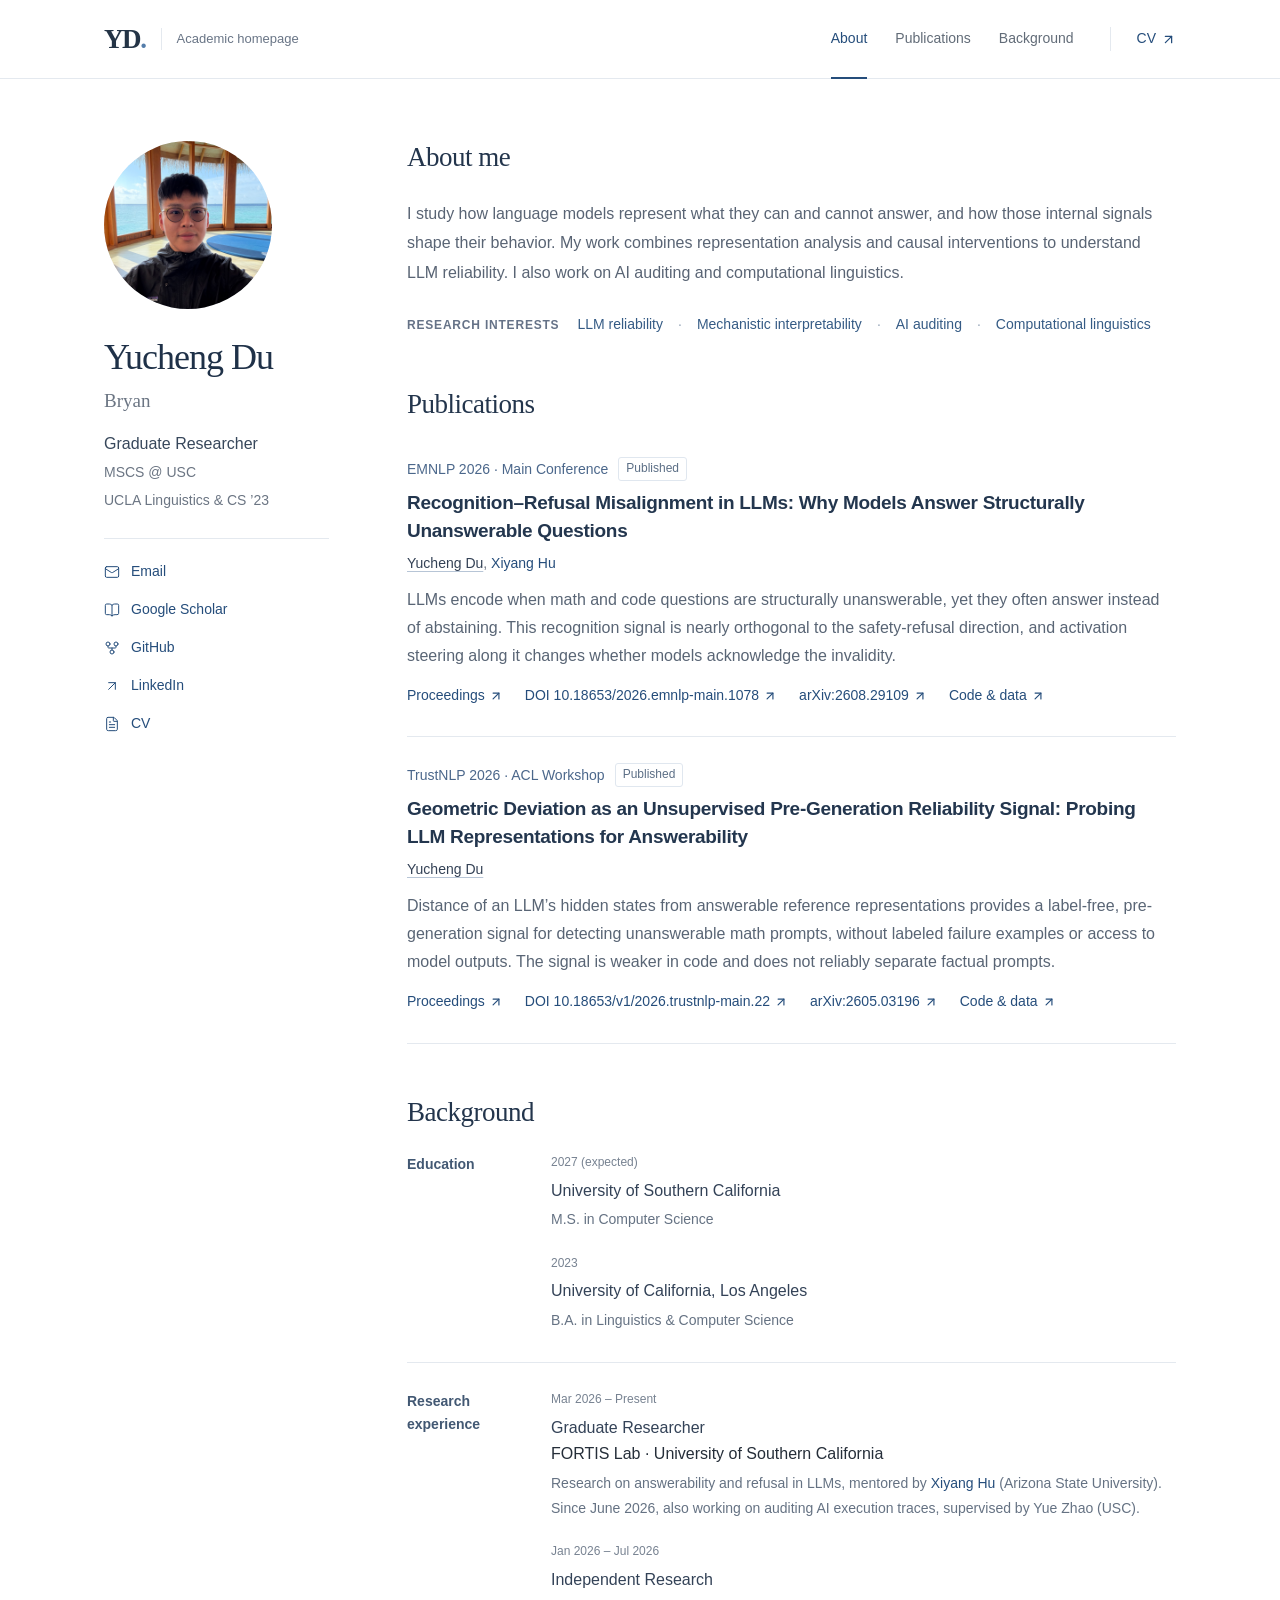
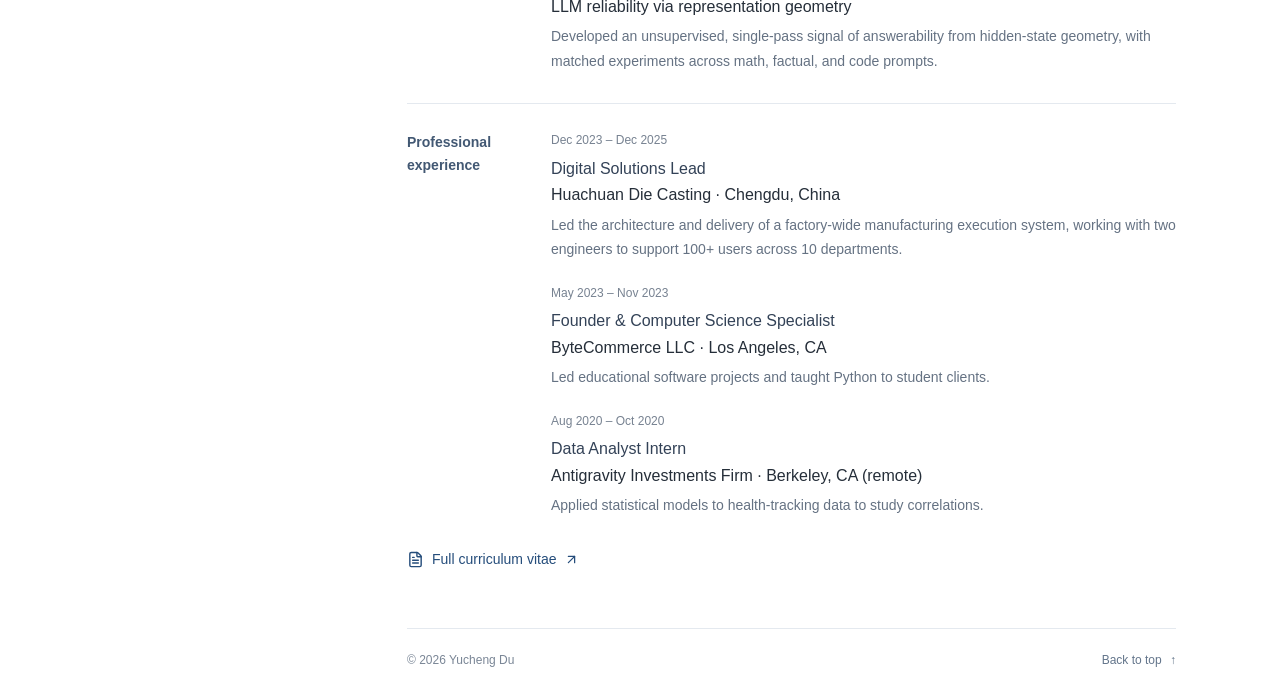
<file: index.html>
<!DOCTYPE html><html lang="en"><head><meta charSet="utf-8"/><meta name="viewport" content="width=device-width, initial-scale=1"/><link rel="stylesheet" href="/_next/static/css/index.Cowq2gNs.css" data-rsc-css-href="/_next/static/css/index.Cowq2gNs.css" data-precedence="vite-rsc/importer-resources"/><link rel="modulepreload" fetchPriority="low" href="/_next/static/chunks/index-zl9RKJW3.js"/><script src="/_next/static/chunks/rolldown-runtime-C60lm6uB.js" type="module" async=""></script><script src="/_next/static/chunks/framework-D_rUT4EX.js" type="module" async=""></script><link rel="modulepreload" href="/_next/static/chunks/layout-segment-context-B_n2tUpi.js" crossorigin=""/><link rel="modulepreload" href="/_next/static/chunks/page-DUNJjCHr.js" crossorigin=""/><title>Yucheng Du | LLM Reliability &amp; Interpretability</title><meta name="description" content="Yucheng (Bryan) Du is a Computer Science master’s student and graduate researcher in the FORTIS Lab at USC. Research interests include LLM reliability, mechanistic interpretability, AI auditing, and computational linguistics."/><meta name="robots" content="index, follow"/><meta property="og:title" content="Yucheng Du | LLM Reliability &amp; Interpretability"/><meta property="og:description" content="Yucheng (Bryan) Du is a Computer Science master’s student and graduate researcher in the FORTIS Lab at USC. Research interests include LLM reliability, mechanistic interpretability, AI auditing, and computational linguistics."/><meta property="og:url" content="https://yucheng-du.github.io"/><meta property="og:site_name" content="Yucheng Du"/><meta property="og:type" content="profile"/><meta property="og:image" content="https://yucheng-du.github.io/files/og-profile.jpg"/><meta property="og:image:width" content="1200"/><meta property="og:image:height" content="900"/><meta property="og:image:alt" content="Yucheng Du"/><meta name="twitter:card" content="summary"/><meta name="twitter:title" content="Yucheng Du | LLM Reliability &amp; Interpretability"/><meta name="twitter:description" content="Yucheng (Bryan) Du is a Computer Science master’s student and graduate researcher in the FORTIS Lab at USC. Research interests include LLM reliability, mechanistic interpretability, AI auditing, and computational linguistics."/><meta name="twitter:image" content="https://yucheng-du.github.io/files/og-profile.jpg"/><meta name="twitter:image:width" content="1200"/><meta name="twitter:image:height" content="900"/><meta name="twitter:image:alt" content="Yucheng Du"/><link rel="icon" href="/favicon.svg"/><link rel="canonical" href="https://yucheng-du.github.io"/><script>Object.assign(((self[Symbol.for("vinext.navigationRuntime")]??={bootstrap:{routeManifest:null},functions:{}}).bootstrap.rsc??={rsc:[]}),{params:{},nav:{"pathname":"/","searchParams":[]}})</script><link rel="modulepreload" href="/_next/static/chunks/index-zl9RKJW3.js" />
</head><body id="top"><script type="application/ld+json">{"@context":"https://schema.org","@graph":[{"@type":"ProfilePage","url":"https://yucheng-du.github.io/","name":"Yucheng Du | LLM Reliability & Interpretability","mainEntity":{"@type":"Person","@id":"https://yucheng-du.github.io/#person","name":"Yucheng Du","alternateName":"Bryan Du","jobTitle":"Graduate Researcher","affiliation":{"@type":"CollegeOrUniversity","name":"University of Southern California"},"alumniOf":[{"@type":"CollegeOrUniversity","name":"University of California, Los Angeles"}],"knowsAbout":["LLM reliability","Mechanistic interpretability","AI auditing","Computational linguistics"],"url":"https://yucheng-du.github.io/","image":"https://yucheng-du.github.io/profile.jpg","sameAs":["https://orcid.org/0009-0002-3809-2847","https://aclanthology.org/people/yucheng-du/","https://arxiv.org/a/0009-0002-3809-2847","https://scholar.google.com/citations?user=Ji-9BRQAAAAJ&hl=en","https://github.com/yucheng-du","https://www.linkedin.com/in/bryandu001/"]}},{"@type":"ScholarlyArticle","@id":"https://doi.org/10.18653/2026.emnlp-main.1078","name":"Recognition–Refusal Misalignment in LLMs: Why Models Answer Structurally Unanswerable Questions","author":[{"@id":"https://yucheng-du.github.io/#person"},{"@type":"Person","name":"Xiyang Hu","url":"https://xiyanghu.github.io/"}],"datePublished":"2026","isPartOf":{"@type":"CreativeWork","name":"EMNLP 2026 · Main Conference"},"url":"https://aclanthology.org/2026.emnlp-main.1078/","sameAs":["https://doi.org/10.18653/2026.emnlp-main.1078","https://arxiv.org/abs/2608.29109"],"identifier":{"@type":"PropertyValue","propertyID":"DOI","value":"10.18653/2026.emnlp-main.1078"}},{"@type":"ScholarlyArticle","@id":"https://doi.org/10.18653/v1/2026.trustnlp-main.22","name":"Geometric Deviation as an Unsupervised Pre-Generation Reliability Signal: Probing LLM Representations for Answerability","author":[{"@id":"https://yucheng-du.github.io/#person"}],"datePublished":"2026","isPartOf":{"@type":"CreativeWork","name":"TrustNLP 2026 · ACL Workshop"},"url":"https://aclanthology.org/2026.trustnlp-main.22/","sameAs":["https://doi.org/10.18653/v1/2026.trustnlp-main.22","https://arxiv.org/abs/2605.03196"],"identifier":{"@type":"PropertyValue","propertyID":"DOI","value":"10.18653/v1/2026.trustnlp-main.22"}}]}</script><a class="skip-link" href="#main-content">Skip to content</a><header class="site-header"><div class="header-inner"><a class="wordmark" href="#about" aria-label="Back to introduction"><span class="wordmark-symbol" aria-hidden="true">YD<span>.</span></span><span class="wordmark-caption">Academic homepage</span></a><nav class="main-nav" aria-label="Main navigation"><a href="#about" class="active" aria-current="location">About</a><a href="#publications">Publications</a><a href="#background">Background</a></nav><a class="cv-link" href="/files/Yucheng_Du_CV.pdf" target="_blank" rel="noreferrer">CV<svg xmlns="http://www.w3.org/2000/svg" width="15" height="15" viewBox="0 0 24 24" fill="none" stroke="currentColor" stroke-width="2" stroke-linecap="round" stroke-linejoin="round" class="lucide lucide-arrow-up-right" aria-hidden="true"><path d="M7 7h10v10"></path><path d="M7 17 17 7"></path></svg></a></div></header><div class="page-layout"><aside class="profile" aria-label="Personal information"><div class="profile-identity"><div class="portrait portrait-frame"><img src="/profile.jpg" alt="Yucheng Du" width="4032" height="3024"/></div><div class="identity-copy"><h1>Yucheng Du</h1><p class="preferred-name">Bryan</p><p class="profile-role">Graduate Researcher</p><p class="profile-education">MSCS @ USC</p><p class="profile-education">UCLA Linguistics &amp; CS ’23</p></div></div><div class="profile-links"><a href="mailto:yuchengdu.tech@gmail.com" rel="noreferrer"><svg xmlns="http://www.w3.org/2000/svg" width="16" height="16" viewBox="0 0 24 24" fill="none" stroke="currentColor" stroke-width="2" stroke-linecap="round" stroke-linejoin="round" class="lucide lucide-mail" aria-hidden="true"><path d="m22 7-8.991 5.727a2 2 0 0 1-2.009 0L2 7"></path><rect x="2" y="4" width="20" height="16" rx="2"></rect></svg>Email<svg xmlns="http://www.w3.org/2000/svg" width="14" height="14" viewBox="0 0 24 24" fill="none" stroke="currentColor" stroke-width="2" stroke-linecap="round" stroke-linejoin="round" class="lucide lucide-arrow-up-right profile-link-arrow" aria-hidden="true"><path d="M7 7h10v10"></path><path d="M7 17 17 7"></path></svg></a> <a href="https://scholar.google.com/citations?user=Ji-9BRQAAAAJ&amp;hl=en" target="_blank" rel="noreferrer"><svg xmlns="http://www.w3.org/2000/svg" width="16" height="16" viewBox="0 0 24 24" fill="none" stroke="currentColor" stroke-width="2" stroke-linecap="round" stroke-linejoin="round" class="lucide lucide-book-open" aria-hidden="true"><path d="M12 5v16"></path><path d="M20.001 19A2 2 0 0022 17V5a2 2 0 00-1.999-2L16 3.002A5 5 0 0012 5a5 5 0 00-4-2H4a2 2 0 00-2 2v12a2 2 0 001.999 2H8a5 5 0 014 2 5 5 0 014-2z"></path></svg>Google Scholar<svg xmlns="http://www.w3.org/2000/svg" width="14" height="14" viewBox="0 0 24 24" fill="none" stroke="currentColor" stroke-width="2" stroke-linecap="round" stroke-linejoin="round" class="lucide lucide-arrow-up-right profile-link-arrow" aria-hidden="true"><path d="M7 7h10v10"></path><path d="M7 17 17 7"></path></svg></a> <a href="https://github.com/yucheng-du" target="_blank" rel="noreferrer"><svg xmlns="http://www.w3.org/2000/svg" width="16" height="16" viewBox="0 0 24 24" fill="none" stroke="currentColor" stroke-width="2" stroke-linecap="round" stroke-linejoin="round" class="lucide lucide-git-fork" aria-hidden="true"><circle cx="12" cy="18" r="3"></circle><circle cx="6" cy="6" r="3"></circle><circle cx="18" cy="6" r="3"></circle><path d="M18 9v2c0 .6-.4 1-1 1H7c-.6 0-1-.4-1-1V9"></path><path d="M12 12v3"></path></svg>GitHub<svg xmlns="http://www.w3.org/2000/svg" width="14" height="14" viewBox="0 0 24 24" fill="none" stroke="currentColor" stroke-width="2" stroke-linecap="round" stroke-linejoin="round" class="lucide lucide-arrow-up-right profile-link-arrow" aria-hidden="true"><path d="M7 7h10v10"></path><path d="M7 17 17 7"></path></svg></a> <a href="https://www.linkedin.com/in/bryandu001/" target="_blank" rel="noreferrer"><svg xmlns="http://www.w3.org/2000/svg" width="16" height="16" viewBox="0 0 24 24" fill="none" stroke="currentColor" stroke-width="2" stroke-linecap="round" stroke-linejoin="round" class="lucide lucide-arrow-up-right" aria-hidden="true"><path d="M7 7h10v10"></path><path d="M7 17 17 7"></path></svg>LinkedIn<svg xmlns="http://www.w3.org/2000/svg" width="14" height="14" viewBox="0 0 24 24" fill="none" stroke="currentColor" stroke-width="2" stroke-linecap="round" stroke-linejoin="round" class="lucide lucide-arrow-up-right profile-link-arrow" aria-hidden="true"><path d="M7 7h10v10"></path><path d="M7 17 17 7"></path></svg></a> <a href="/files/Yucheng_Du_CV.pdf" target="_blank" rel="noreferrer"><svg xmlns="http://www.w3.org/2000/svg" width="16" height="16" viewBox="0 0 24 24" fill="none" stroke="currentColor" stroke-width="2" stroke-linecap="round" stroke-linejoin="round" class="lucide lucide-file-text" aria-hidden="true"><path d="M6 22a2 2 0 0 1-2-2V4a2 2 0 0 1 2-2h8a2.4 2.4 0 0 1 1.704.706l3.588 3.588A2.4 2.4 0 0 1 20 8v12a2 2 0 0 1-2 2z"></path><path d="M14 2v5a1 1 0 0 0 1 1h5"></path><path d="M10 9H8"></path><path d="M16 13H8"></path><path d="M16 17H8"></path></svg>CV<svg xmlns="http://www.w3.org/2000/svg" width="14" height="14" viewBox="0 0 24 24" fill="none" stroke="currentColor" stroke-width="2" stroke-linecap="round" stroke-linejoin="round" class="lucide lucide-arrow-up-right profile-link-arrow" aria-hidden="true"><path d="M7 7h10v10"></path><path d="M7 17 17 7"></path></svg></a></div></aside><main id="main-content" class="main-content"><section id="about" aria-labelledby="about-heading"><div class="section-heading"><h2 id="about-heading">About me</h2></div><p class="intro-detail">I study how language models represent what they can and cannot answer, and how those internal signals shape their behavior. My work combines representation analysis and causal interventions to understand LLM reliability. I also work on AI auditing and computational linguistics.</p><div class="interests"><span class="interests-label">Research interests</span><ul><li>LLM reliability</li><li>Mechanistic interpretability</li><li>AI auditing</li><li>Computational linguistics</li></ul></div></section><section id="publications" aria-labelledby="publications-heading"><div class="section-heading publication-heading"><h2 id="publications-heading">Publications</h2></div><div class="publication-list"><article class="paper"><div class="paper-body"><p class="paper-meta"><span>EMNLP 2026 · Main Conference</span> <span class="paper-status">Published</span></p><h3><a href="https://aclanthology.org/2026.emnlp-main.1078/" target="_blank" rel="noreferrer">Recognition–Refusal Misalignment in LLMs: Why Models Answer Structurally Unanswerable Questions</a></h3><p class="paper-authors"><span><strong>Yucheng Du</strong></span><span>, <a href="https://xiyanghu.github.io/" target="_blank" rel="noreferrer">Xiyang Hu</a></span></p><p class="paper-summary">LLMs encode when math and code questions are structurally unanswerable, yet they often answer instead of abstaining. This recognition signal is nearly orthogonal to the safety-refusal direction, and activation steering along it changes whether models acknowledge the invalidity.</p><div class="paper-resources"><a class="resource-link" href="https://aclanthology.org/2026.emnlp-main.1078/" target="_blank" rel="noreferrer">Proceedings<svg xmlns="http://www.w3.org/2000/svg" width="14" height="14" viewBox="0 0 24 24" fill="none" stroke="currentColor" stroke-width="2" stroke-linecap="round" stroke-linejoin="round" class="lucide lucide-arrow-up-right" aria-hidden="true"><path d="M7 7h10v10"></path><path d="M7 17 17 7"></path></svg></a> <a class="resource-link" href="https://doi.org/10.18653/2026.emnlp-main.1078" target="_blank" rel="noreferrer">DOI 10.18653/2026.emnlp-main.1078<svg xmlns="http://www.w3.org/2000/svg" width="14" height="14" viewBox="0 0 24 24" fill="none" stroke="currentColor" stroke-width="2" stroke-linecap="round" stroke-linejoin="round" class="lucide lucide-arrow-up-right" aria-hidden="true"><path d="M7 7h10v10"></path><path d="M7 17 17 7"></path></svg></a> <a class="resource-link" href="https://arxiv.org/abs/2608.29109" target="_blank" rel="noreferrer">arXiv:2608.29109<svg xmlns="http://www.w3.org/2000/svg" width="14" height="14" viewBox="0 0 24 24" fill="none" stroke="currentColor" stroke-width="2" stroke-linecap="round" stroke-linejoin="round" class="lucide lucide-arrow-up-right" aria-hidden="true"><path d="M7 7h10v10"></path><path d="M7 17 17 7"></path></svg></a> <a class="resource-link" href="https://github.com/yucheng-du/recognition-refusal-misalignment" target="_blank" rel="noreferrer">Code &amp; data<svg xmlns="http://www.w3.org/2000/svg" width="14" height="14" viewBox="0 0 24 24" fill="none" stroke="currentColor" stroke-width="2" stroke-linecap="round" stroke-linejoin="round" class="lucide lucide-arrow-up-right" aria-hidden="true"><path d="M7 7h10v10"></path><path d="M7 17 17 7"></path></svg></a></div></div></article><article class="paper"><div class="paper-body"><p class="paper-meta"><span>TrustNLP 2026 · ACL Workshop</span> <span class="paper-status">Published</span></p><h3><a href="https://aclanthology.org/2026.trustnlp-main.22/" target="_blank" rel="noreferrer">Geometric Deviation as an Unsupervised Pre-Generation Reliability Signal: Probing LLM Representations for Answerability</a></h3><p class="paper-authors"><span><strong>Yucheng Du</strong></span></p><p class="paper-summary">Distance of an LLM’s hidden states from answerable reference representations provides a label-free, pre-generation signal for detecting unanswerable math prompts, without labeled failure examples or access to model outputs. The signal is weaker in code and does not reliably separate factual prompts.</p><div class="paper-resources"><a class="resource-link" href="https://aclanthology.org/2026.trustnlp-main.22/" target="_blank" rel="noreferrer">Proceedings<svg xmlns="http://www.w3.org/2000/svg" width="14" height="14" viewBox="0 0 24 24" fill="none" stroke="currentColor" stroke-width="2" stroke-linecap="round" stroke-linejoin="round" class="lucide lucide-arrow-up-right" aria-hidden="true"><path d="M7 7h10v10"></path><path d="M7 17 17 7"></path></svg></a> <a class="resource-link" href="https://doi.org/10.18653/v1/2026.trustnlp-main.22" target="_blank" rel="noreferrer">DOI 10.18653/v1/2026.trustnlp-main.22<svg xmlns="http://www.w3.org/2000/svg" width="14" height="14" viewBox="0 0 24 24" fill="none" stroke="currentColor" stroke-width="2" stroke-linecap="round" stroke-linejoin="round" class="lucide lucide-arrow-up-right" aria-hidden="true"><path d="M7 7h10v10"></path><path d="M7 17 17 7"></path></svg></a> <a class="resource-link" href="https://arxiv.org/abs/2605.03196" target="_blank" rel="noreferrer">arXiv:2605.03196<svg xmlns="http://www.w3.org/2000/svg" width="14" height="14" viewBox="0 0 24 24" fill="none" stroke="currentColor" stroke-width="2" stroke-linecap="round" stroke-linejoin="round" class="lucide lucide-arrow-up-right" aria-hidden="true"><path d="M7 7h10v10"></path><path d="M7 17 17 7"></path></svg></a> <a class="resource-link" href="https://github.com/yucheng-du/geom-reliability" target="_blank" rel="noreferrer">Code &amp; data<svg xmlns="http://www.w3.org/2000/svg" width="14" height="14" viewBox="0 0 24 24" fill="none" stroke="currentColor" stroke-width="2" stroke-linecap="round" stroke-linejoin="round" class="lucide lucide-arrow-up-right" aria-hidden="true"><path d="M7 7h10v10"></path><path d="M7 17 17 7"></path></svg></a></div></div></article></div></section><section id="background" aria-labelledby="background-heading"><div class="section-heading"><h2 id="background-heading">Background</h2></div><div class="background-groups"><div class="background-group"><h3 class="minor-heading">Education</h3><div><div class="background-entry"><p class="entry-period">2027 (expected)</p><h4>University of Southern California</h4><p>M.S. in Computer Science</p></div><div class="background-entry"><p class="entry-period">2023</p><h4>University of California, Los Angeles</h4><p>B.A. in Linguistics &amp; Computer Science</p></div></div></div><div class="background-group"><h3 class="minor-heading">Research experience</h3><div><div class="background-entry"><p class="entry-period">Mar 2026 – Present</p><h4>Graduate Researcher</h4><p class="entry-institution">FORTIS Lab · University of Southern California</p><p class="entry-description"><span>Research on answerability and refusal in LLMs, mentored by </span><span><a href="https://xiyanghu.github.io/" target="_blank" rel="noreferrer">Xiyang Hu</a> (Arizona State University). Since June 2026, also working on auditing AI execution traces, supervised by Yue Zhao (USC).</span></p></div><div class="background-entry"><p class="entry-period">Jan 2026 – Jul 2026</p><h4>Independent Research</h4><p class="entry-institution">LLM reliability via representation geometry</p><p class="entry-description"><span>Developed an unsupervised, single-pass signal of answerability from hidden-state geometry, with matched experiments across math, factual, and code prompts.</span></p></div></div></div><div class="background-group"><h3 class="minor-heading">Professional experience</h3><div><div class="background-entry"><p class="entry-period">Dec 2023 – Dec 2025</p><h4>Digital Solutions Lead</h4><p class="entry-institution">Huachuan Die Casting · Chengdu, China</p><p class="entry-description">Led the architecture and delivery of a factory-wide manufacturing execution system, working with two engineers to support 100+ users across 10 departments.</p></div><div class="background-entry"><p class="entry-period">May 2023 – Nov 2023</p><h4>Founder &amp; Computer Science Specialist</h4><p class="entry-institution">ByteCommerce LLC · Los Angeles, CA</p><p class="entry-description">Led educational software projects and taught Python to student clients.</p></div><div class="background-entry"><p class="entry-period">Aug 2020 – Oct 2020</p><h4>Data Analyst Intern</h4><p class="entry-institution">Antigravity Investments Firm · Berkeley, CA (remote)</p><p class="entry-description">Applied statistical models to health-tracking data to study correlations.</p></div></div></div></div><a href="/files/Yucheng_Du_CV.pdf" class="full-cv-link" target="_blank" rel="noreferrer"><svg xmlns="http://www.w3.org/2000/svg" width="17" height="17" viewBox="0 0 24 24" fill="none" stroke="currentColor" stroke-width="2" stroke-linecap="round" stroke-linejoin="round" class="lucide lucide-file-text" aria-hidden="true"><path d="M6 22a2 2 0 0 1-2-2V4a2 2 0 0 1 2-2h8a2.4 2.4 0 0 1 1.704.706l3.588 3.588A2.4 2.4 0 0 1 20 8v12a2 2 0 0 1-2 2z"></path><path d="M14 2v5a1 1 0 0 0 1 1h5"></path><path d="M10 9H8"></path><path d="M16 13H8"></path><path d="M16 17H8"></path></svg>Full curriculum vitae<svg xmlns="http://www.w3.org/2000/svg" width="15" height="15" viewBox="0 0 24 24" fill="none" stroke="currentColor" stroke-width="2" stroke-linecap="round" stroke-linejoin="round" class="lucide lucide-arrow-up-right" aria-hidden="true"><path d="M7 7h10v10"></path><path d="M7 17 17 7"></path></svg></a></section><footer class="site-footer"><span>© <!-- -->2026<!-- --> <!-- -->Yucheng Du</span><a href="#top">Back to top <span aria-hidden="true">↑</span></a></footer></main></div><script type="module" src="/_next/static/chunks/index-zl9RKJW3.js" id="_R_" async=""></script><script>((self[Symbol.for("vinext.navigationRuntime")]??={bootstrap:{routeManifest:null},functions:{}}).bootstrap.rsc??={rsc:[]}).rsc.push("3:I[\"8c0f216c4604\",[],\"Children\",1]\n")</script><script>((self[Symbol.for("vinext.navigationRuntime")]??={bootstrap:{routeManifest:null},functions:{}}).bootstrap.rsc??={rsc:[]}).rsc.push(":HL[\"/_next/static/css/index.Cowq2gNs.css\",\"style\"     ]\n")</script><script>((self[Symbol.for("vinext.navigationRuntime")]??={bootstrap:{routeManifest:null},functions:{}}).bootstrap.rsc??={rsc:[]}).rsc.push("2:T8db,")</script><script>((self[Symbol.for("vinext.navigationRuntime")]??={bootstrap:{routeManifest:null},functions:{}}).bootstrap.rsc??={rsc:[]}).rsc.push("{\"@context\":\"https://schema.org\",\"@graph\":[{\"@type\":\"ProfilePage\",\"url\":\"https://yucheng-du.github.io/\",\"name\":\"Yucheng Du | LLM Reliability \u0026 Interpretability\",\"mainEntity\":{\"@type\":\"Person\",\"@id\":\"https://yucheng-du.github.io/#person\",\"name\":\"Yucheng Du\",\"alternateName\":\"Bryan Du\",\"jobTitle\":\"Graduate Researcher\",\"affiliation\":{\"@type\":\"CollegeOrUniversity\",\"name\":\"University of Southern California\"},\"alumniOf\":[{\"@type\":\"CollegeOrUniversity\",\"name\":\"University of California, Los Angeles\"}],\"knowsAbout\":[\"LLM reliability\",\"Mechanistic interpretability\",\"AI auditing\",\"Computational linguistics\"],\"url\":\"https://yucheng-du.github.io/\",\"image\":\"https://yucheng-du.github.io/profile.jpg\",\"sameAs\":[\"https://orcid.org/0009-0002-3809-2847\",\"https://aclanthology.org/people/yucheng-du/\",\"https://arxiv.org/a/0009-0002-3809-2847\",\"https://scholar.google.com/citations?user=Ji-9BRQAAAAJ\u0026hl=en\",\"https://github.com/yucheng-du\",\"https://www.linkedin.com/in/bryandu001/\"]}},{\"@type\":\"ScholarlyArticle\",\"@id\":\"https://doi.org/10.18653/2026.emnlp-main.1078\",\"name\":\"Recognition–Refusal Misalignment in LLMs: Why Models Answer Structurally Unanswerable Questions\",\"author\":[{\"@id\":\"https://yucheng-du.github.io/#person\"},{\"@type\":\"Person\",\"name\":\"Xiyang Hu\",\"url\":\"https://xiyanghu.github.io/\"}],\"datePublished\":\"2026\",\"isPartOf\":{\"@type\":\"CreativeWork\",\"name\":\"EMNLP 2026 · Main Conference\"},\"url\":\"https://aclanthology.org/2026.emnlp-main.1078/\",\"sameAs\":[\"https://doi.org/10.18653/2026.emnlp-main.1078\",\"https://arxiv.org/abs/2608.29109\"],\"identifier\":{\"@type\":\"PropertyValue\",\"propertyID\":\"DOI\",\"value\":\"10.18653/2026.emnlp-main.1078\"}},{\"@type\":\"ScholarlyArticle\",\"@id\":\"https://doi.org/10.18653/v1/2026.trustnlp-main.22\",\"name\":\"Geometric Deviation as an Unsupervised Pre-Generation Reliability Signal: Probing LLM Representations for Answerability\",\"author\":[{\"@id\":\"https://yucheng-du.github.io/#person\"}],\"datePublished\":\"2026\",\"isPartOf\":{\"@type\":\"CreativeWork\",\"name\":\"TrustNLP 2026 · ACL Workshop\"},\"url\":\"https://aclanthology.org/2026.trustnlp-main.22/\",\"sameAs\":[\"https://doi.org/10.18653/v1/2026.trustnlp-main.22\",\"https://arxiv.org/abs/2605.03196\"],\"identifier\":{\"@type\":\"PropertyValue\",\"propertyID\":\"DOI\",\"value\":\"10.18653/v1/2026.trustnlp-main.22\"}}]}")</script><script>((self[Symbol.for("vinext.navigationRuntime")]??={bootstrap:{routeManifest:null},functions:{}}).bootstrap.rsc??={rsc:[]}).rsc.push("0:{\"page:/\":\"$L1\",\"layout:/\":[[[\"$\",\"link\",\"css:/_next/static/css/index.Cowq2gNs.css\",{\"rel\":\"stylesheet\",\"precedence\":\"vite-rsc/importer-resources\",\"href\":\"/_next/static/css/index.Cowq2gNs.css\",\"data-rsc-css-href\":\"/_next/static/css/index.Cowq2gNs.css\"}],\"$undefined\"],[\"$\",\"html\",null,{\"lang\":\"en\",\"children\":[\"$\",\"body\",null,{\"id\":\"top\",\"children\":[[\"$\",\"script\",null,{\"type\":\"application/ld+json\",\"dangerouslySetInnerHTML\":{\"__html\":\"$2\"}}],[\"$\",\"$L3\",null,{}]]}]}]],\"route:/\":[[[\"$\",\"meta\",null,{\"charSet\":\"utf-8\"}],[[\"$\",\"title\",\"0\",{\"children\":\"Yucheng Du | LLM Reliability \u0026 Interpretability\"}],[\"$\",\"meta\",\"1\",{\"name\":\"description\",\"content\":\"Yucheng (Bryan) Du is a Computer Science master’s student and graduate researcher in the FORTIS Lab at USC. Research interests include LLM reliability, mechanistic interpretability, AI auditing, and computational linguistics.\"}],[\"$\",\"meta\",\"2\",{\"name\":\"robots\",\"content\":\"index, follow\"}],[\"$\",\"meta\",\"3\",{\"property\":\"og:title\",\"content\":\"Yucheng Du | LLM Reliability \u0026 Interpretability\"}],[\"$\",\"meta\",\"4\",{\"property\":\"og:description\",\"content\":\"Yucheng (Bryan) Du is a Computer Science master’s student and graduate researcher in the FORTIS Lab at USC. Research interests include LLM reliability, mechanistic interpretability, AI auditing, and computational linguistics.\"}],\"$L4\",\"$L5\",\"$L6\",\"$L7\",\"$L8\",\"$L9\",\"$La\",\"$Lb\",\"$Lc\",\"$Ld\",\"$Le\",\"$Lf\",\"$L10\",\"$L11\",\"$L12\",\"$L13\"],\"$L14\"],\"$L15\",null,null],\"__route\":\"route:/\",\"__interceptionContext\":null,\"__layoutIds\":[\"layout:/\"],\"__rootLayout\":\"/\",\"__bfcacheSegmentIdentities\":{\"layout:/\":\"[\\\"layout\\\",\\\"layout:/\\\",\\\"root-boundary:/\\\",\\\"\\\"]\",\"page:/\":\"[\\\"page\\\",\\\"page:/\\\",\\\"root-boundary:/\\\",\\\"\\\"]\"},\"__srcPage\":[\"page\"],\"__layoutFlags\":{\"layout:/\":\"s\"},\"__artifactCompatibility\":{\"schemaVersion\":1,\"graphVersion\":\"app-route-graph:1177fd80f83fa7b0\",\"deploymentVersion\":\"f406a92e-0690-4b95-9081-a504f99481e2\",\"appElementsSchemaVersion\":1,\"rscPayloadSchemaVersion\":1,\"rootBoundaryId\":\"/\",\"renderEpoch\":null}}\n")</script><script>((self[Symbol.for("vinext.navigationRuntime")]??={bootstrap:{routeManifest:null},functions:{}}).bootstrap.rsc??={rsc:[]}).rsc.push("16:I[\"593f344dc510\",[],\"GlobalErrorBoundary\",1]\n")</script><script>((self[Symbol.for("vinext.navigationRuntime")]??={bootstrap:{routeManifest:null},functions:{}}).bootstrap.rsc??={rsc:[]}).rsc.push("17:I[\"0b874ad30386\",[],\"default\",1]\n")</script><script>((self[Symbol.for("vinext.navigationRuntime")]??={bootstrap:{routeManifest:null},functions:{}}).bootstrap.rsc??={rsc:[]}).rsc.push("18:I[\"593f344dc510\",[],\"ErrorBoundary\",1]\n")</script><script>((self[Symbol.for("vinext.navigationRuntime")]??={bootstrap:{routeManifest:null},functions:{}}).bootstrap.rsc??={rsc:[]}).rsc.push("19:I[\"15c18cfaeeff\",[],\"LayoutSegmentProvider\",1]\n")</script><script>((self[Symbol.for("vinext.navigationRuntime")]??={bootstrap:{routeManifest:null},functions:{}}).bootstrap.rsc??={rsc:[]}).rsc.push("1a:I[\"8c0f216c4604\",[],\"Slot\",1]\n")</script><script>((self[Symbol.for("vinext.navigationRuntime")]??={bootstrap:{routeManifest:null},functions:{}}).bootstrap.rsc??={rsc:[]}).rsc.push("1b:I[\"593f344dc510\",[],\"NotFoundBoundary\",1]\n")</script><script>((self[Symbol.for("vinext.navigationRuntime")]??={bootstrap:{routeManifest:null},functions:{}}).bootstrap.rsc??={rsc:[]}).rsc.push("1c:I[\"9276801271d6\",[],\"AppRouterScrollTarget\",1]\n")</script><script>((self[Symbol.for("vinext.navigationRuntime")]??={bootstrap:{routeManifest:null},functions:{}}).bootstrap.rsc??={rsc:[]}).rsc.push("1d:I[\"593f344dc510\",[],\"RedirectBoundary\",1]\n")</script><script>((self[Symbol.for("vinext.navigationRuntime")]??={bootstrap:{routeManifest:null},functions:{}}).bootstrap.rsc??={rsc:[]}).rsc.push("4:[\"$\",\"meta\",\"5\",{\"property\":\"og:url\",\"content\":\"https://yucheng-du.github.io\"}]\n")</script><script>((self[Symbol.for("vinext.navigationRuntime")]??={bootstrap:{routeManifest:null},functions:{}}).bootstrap.rsc??={rsc:[]}).rsc.push("5:[\"$\",\"meta\",\"6\",{\"property\":\"og:site_name\",\"content\":\"Yucheng Du\"}]\n")</script><script>((self[Symbol.for("vinext.navigationRuntime")]??={bootstrap:{routeManifest:null},functions:{}}).bootstrap.rsc??={rsc:[]}).rsc.push("6:[\"$\",\"meta\",\"7\",{\"property\":\"og:type\",\"content\":\"profile\"}]\n")</script><script>((self[Symbol.for("vinext.navigationRuntime")]??={bootstrap:{routeManifest:null},functions:{}}).bootstrap.rsc??={rsc:[]}).rsc.push("7:[\"$\",\"meta\",\"8\",{\"property\":\"og:image\",\"content\":\"https://yucheng-du.github.io/files/og-profile.jpg\"}]\n")</script><script>((self[Symbol.for("vinext.navigationRuntime")]??={bootstrap:{routeManifest:null},functions:{}}).bootstrap.rsc??={rsc:[]}).rsc.push("8:[\"$\",\"meta\",\"9\",{\"property\":\"og:image:width\",\"content\":\"1200\"}]\n")</script><script>((self[Symbol.for("vinext.navigationRuntime")]??={bootstrap:{routeManifest:null},functions:{}}).bootstrap.rsc??={rsc:[]}).rsc.push("9:[\"$\",\"meta\",\"10\",{\"property\":\"og:image:height\",\"content\":\"900\"}]\n")</script><script>((self[Symbol.for("vinext.navigationRuntime")]??={bootstrap:{routeManifest:null},functions:{}}).bootstrap.rsc??={rsc:[]}).rsc.push("a:[\"$\",\"meta\",\"11\",{\"property\":\"og:image:alt\",\"content\":\"Yucheng Du\"}]\n")</script><script>((self[Symbol.for("vinext.navigationRuntime")]??={bootstrap:{routeManifest:null},functions:{}}).bootstrap.rsc??={rsc:[]}).rsc.push("b:[\"$\",\"meta\",\"12\",{\"name\":\"twitter:card\",\"content\":\"summary\"}]\n")</script><script>((self[Symbol.for("vinext.navigationRuntime")]??={bootstrap:{routeManifest:null},functions:{}}).bootstrap.rsc??={rsc:[]}).rsc.push("c:[\"$\",\"meta\",\"13\",{\"name\":\"twitter:title\",\"content\":\"Yucheng Du | LLM Reliability \u0026 Interpretability\"}]\n")</script><script>((self[Symbol.for("vinext.navigationRuntime")]??={bootstrap:{routeManifest:null},functions:{}}).bootstrap.rsc??={rsc:[]}).rsc.push("d:[\"$\",\"meta\",\"14\",{\"name\":\"twitter:description\",\"content\":\"Yucheng (Bryan) Du is a Computer Science master’s student and graduate researcher in the FORTIS Lab at USC. Research interests include LLM reliability, mechanistic interpretability, AI auditing, and computational linguistics.\"}]\n")</script><script>((self[Symbol.for("vinext.navigationRuntime")]??={bootstrap:{routeManifest:null},functions:{}}).bootstrap.rsc??={rsc:[]}).rsc.push("e:[\"$\",\"meta\",\"15\",{\"name\":\"twitter:image\",\"content\":\"https://yucheng-du.github.io/files/og-profile.jpg\"}]\n")</script><script>((self[Symbol.for("vinext.navigationRuntime")]??={bootstrap:{routeManifest:null},functions:{}}).bootstrap.rsc??={rsc:[]}).rsc.push("f:[\"$\",\"meta\",\"16\",{\"name\":\"twitter:image:width\",\"content\":\"1200\"}]\n")</script><script>((self[Symbol.for("vinext.navigationRuntime")]??={bootstrap:{routeManifest:null},functions:{}}).bootstrap.rsc??={rsc:[]}).rsc.push("10:[\"$\",\"meta\",\"17\",{\"name\":\"twitter:image:height\",\"content\":\"900\"}]\n")</script><script>((self[Symbol.for("vinext.navigationRuntime")]??={bootstrap:{routeManifest:null},functions:{}}).bootstrap.rsc??={rsc:[]}).rsc.push("11:[\"$\",\"meta\",\"18\",{\"name\":\"twitter:image:alt\",\"content\":\"Yucheng Du\"}]\n")</script><script>((self[Symbol.for("vinext.navigationRuntime")]??={bootstrap:{routeManifest:null},functions:{}}).bootstrap.rsc??={rsc:[]}).rsc.push("12:[\"$\",\"link\",\"19\",{\"data-vinext-streamed-icon\":\"$undefined\",\"rel\":\"icon\",\"href\":\"/favicon.svg\",\"type\":\"$undefined\",\"sizes\":\"$undefined\",\"color\":\"$undefined\",\"media\":\"$undefined\",\"fetchPriority\":\"$undefined\"}]\n")</script><script>((self[Symbol.for("vinext.navigationRuntime")]??={bootstrap:{routeManifest:null},functions:{}}).bootstrap.rsc??={rsc:[]}).rsc.push("13:[\"$\",\"link\",\"20\",{\"rel\":\"canonical\",\"href\":\"https://yucheng-du.github.io\"}]\n")</script><script>((self[Symbol.for("vinext.navigationRuntime")]??={bootstrap:{routeManifest:null},functions:{}}).bootstrap.rsc??={rsc:[]}).rsc.push("14:[[\"$\",\"meta\",\"0\",{\"name\":\"viewport\",\"content\":\"width=device-width, initial-scale=1\"}]]\n")</script><script>((self[Symbol.for("vinext.navigationRuntime")]??={bootstrap:{routeManifest:null},functions:{}}).bootstrap.rsc??={rsc:[]}).rsc.push("15:[\"$\",\"$L16\",null,{\"fallback\":\"$17\",\"children\":[\"$\",\"$L18\",null,{\"fallback\":\"$17\",\"children\":[\"$\",\"$L19\",null,{\"providerId\":\"layout:/\",\"segmentMap\":{\"children\":[]},\"children\":[\"$\",\"$L1a\",null,{\"id\":\"layout:/\",\"parallelSlots\":\"$undefined\",\"children\":[\"$\",\"$L1b\",null,{\"resetKey\":\"\",\"fallback\":[[\"$\",\"title\",null,{\"children\":\"404: This page could not be found.\"}],[\"$\",\"div\",null,{\"style\":{\"fontFamily\":\"system-ui,\\\"Segoe UI\\\",Roboto,Helvetica,Arial,sans-serif,\\\"Apple Color Emoji\\\",\\\"Segoe UI Emoji\\\"\",\"height\":\"100vh\",\"textAlign\":\"center\",\"display\":\"flex\",\"flexDirection\":\"column\",\"alignItems\":\"center\",\"justifyContent\":\"center\"},\"children\":[\"$\",\"div\",null,{\"children\":[[\"$\",\"style\",null,{\"dangerouslySetInnerHTML\":{\"__html\":\"body{color:#000;background:#fff;margin:0}.next-error-h1{border-right:1px solid rgba(0,0,0,.3)}@media (prefers-color-scheme:dark){body{color:#fff;background:#000}.next-error-h1{border-right:1px solid rgba(255,255,255,.3)}}\"}}],[\"$\",\"h1\",null,{\"className\":\"next-error-h1\",\"style\":{\"display\":\"inline-block\",\"margin\":\"0 20px 0 0\",\"padding\":\"0 23px 0 0\",\"fontSize\":24,\"fontWeight\":500,\"verticalAlign\":\"top\",\"lineHeight\":\"49px\"},\"children\":404}],[\"$\",\"div\",null,{\"style\":{\"display\":\"inline-block\"},\"children\":[\"$\",\"h2\",null,{\"style\":{\"fontSize\":14,\"fontWeight\":400,\"lineHeight\":\"49px\",\"margin\":0},\"children\":\"This page could not be found.\"}]}]]}]}]],\"children\":[\"$\",\"$L1c\",null,{\"children\":[\"$\",\"$L1d\",null,{\"children\":[[\"$\",\"$L19\",null,{\"providerId\":\"page:/\",\"segmentMap\":{\"children\":[\"__PAGE__\"]},\"children\":[\"$\",\"$L1a\",null,{\"id\":\"page:/\"}]}],null]}]}]}]}]}]}]}]\n")</script><script>((self[Symbol.for("vinext.navigationRuntime")]??={bootstrap:{routeManifest:null},functions:{}}).bootstrap.rsc??={rsc:[]}).rsc.push("1e:I[\"6efdf509a785\",[],\"default\",1]\n")</script><script>((self[Symbol.for("vinext.navigationRuntime")]??={bootstrap:{routeManifest:null},functions:{}}).bootstrap.rsc??={rsc:[]}).rsc.push("1:[\"$\",\"$L1e\",null,{\"params\":\"$@1f\",\"searchParams\":\"$@20\"}]\n")</script><script>((self[Symbol.for("vinext.navigationRuntime")]??={bootstrap:{routeManifest:null},functions:{}}).bootstrap.rsc??={rsc:[]}).rsc.push("1f:{}\n")</script><script>((self[Symbol.for("vinext.navigationRuntime")]??={bootstrap:{routeManifest:null},functions:{}}).bootstrap.rsc??={rsc:[]}).rsc.push("20:{}\n")</script><script>Object.assign(((self[Symbol.for("vinext.navigationRuntime")]??={bootstrap:{routeManifest:null},functions:{}}).bootstrap.rsc??={rsc:[]}),{"initialCacheKind":"dynamic"});((self[Symbol.for("vinext.navigationRuntime")]??={bootstrap:{routeManifest:null},functions:{}}).bootstrap.rsc??={rsc:[]}).done=true</script></body></html>
</file>
